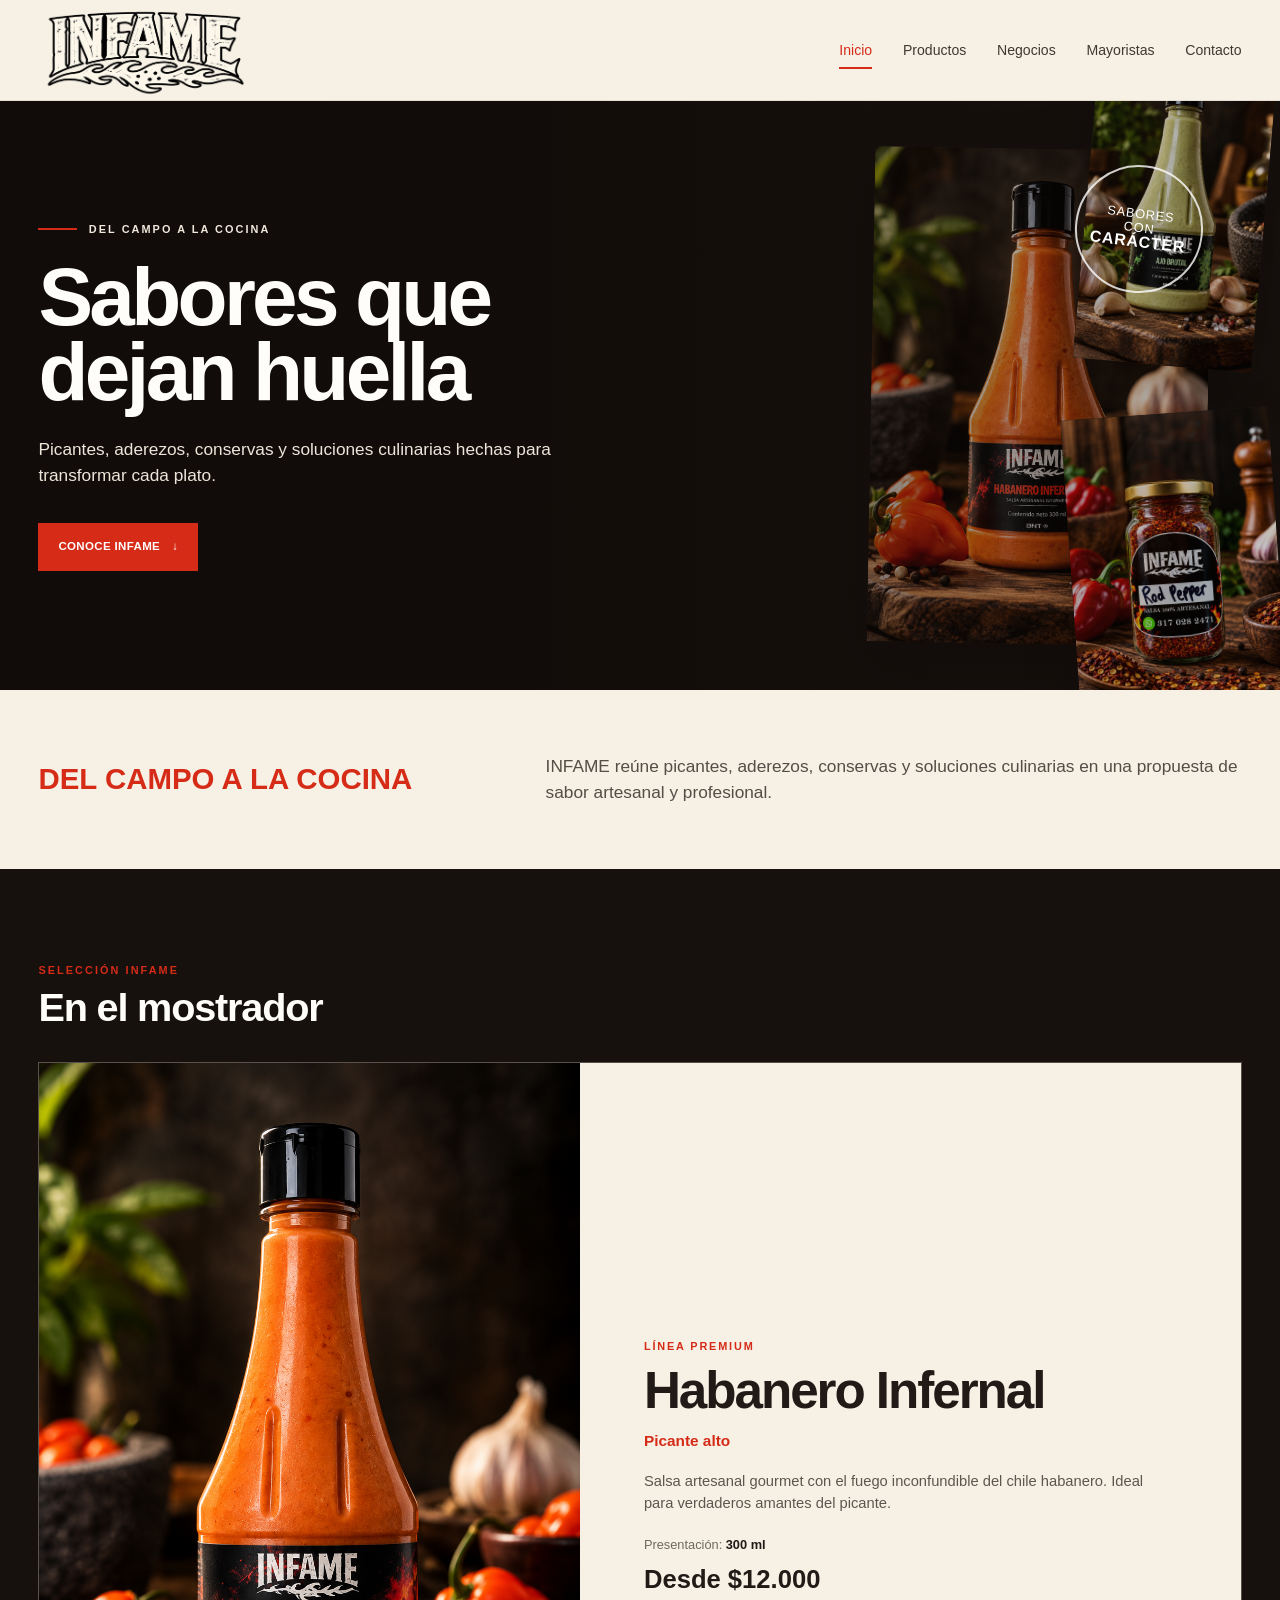
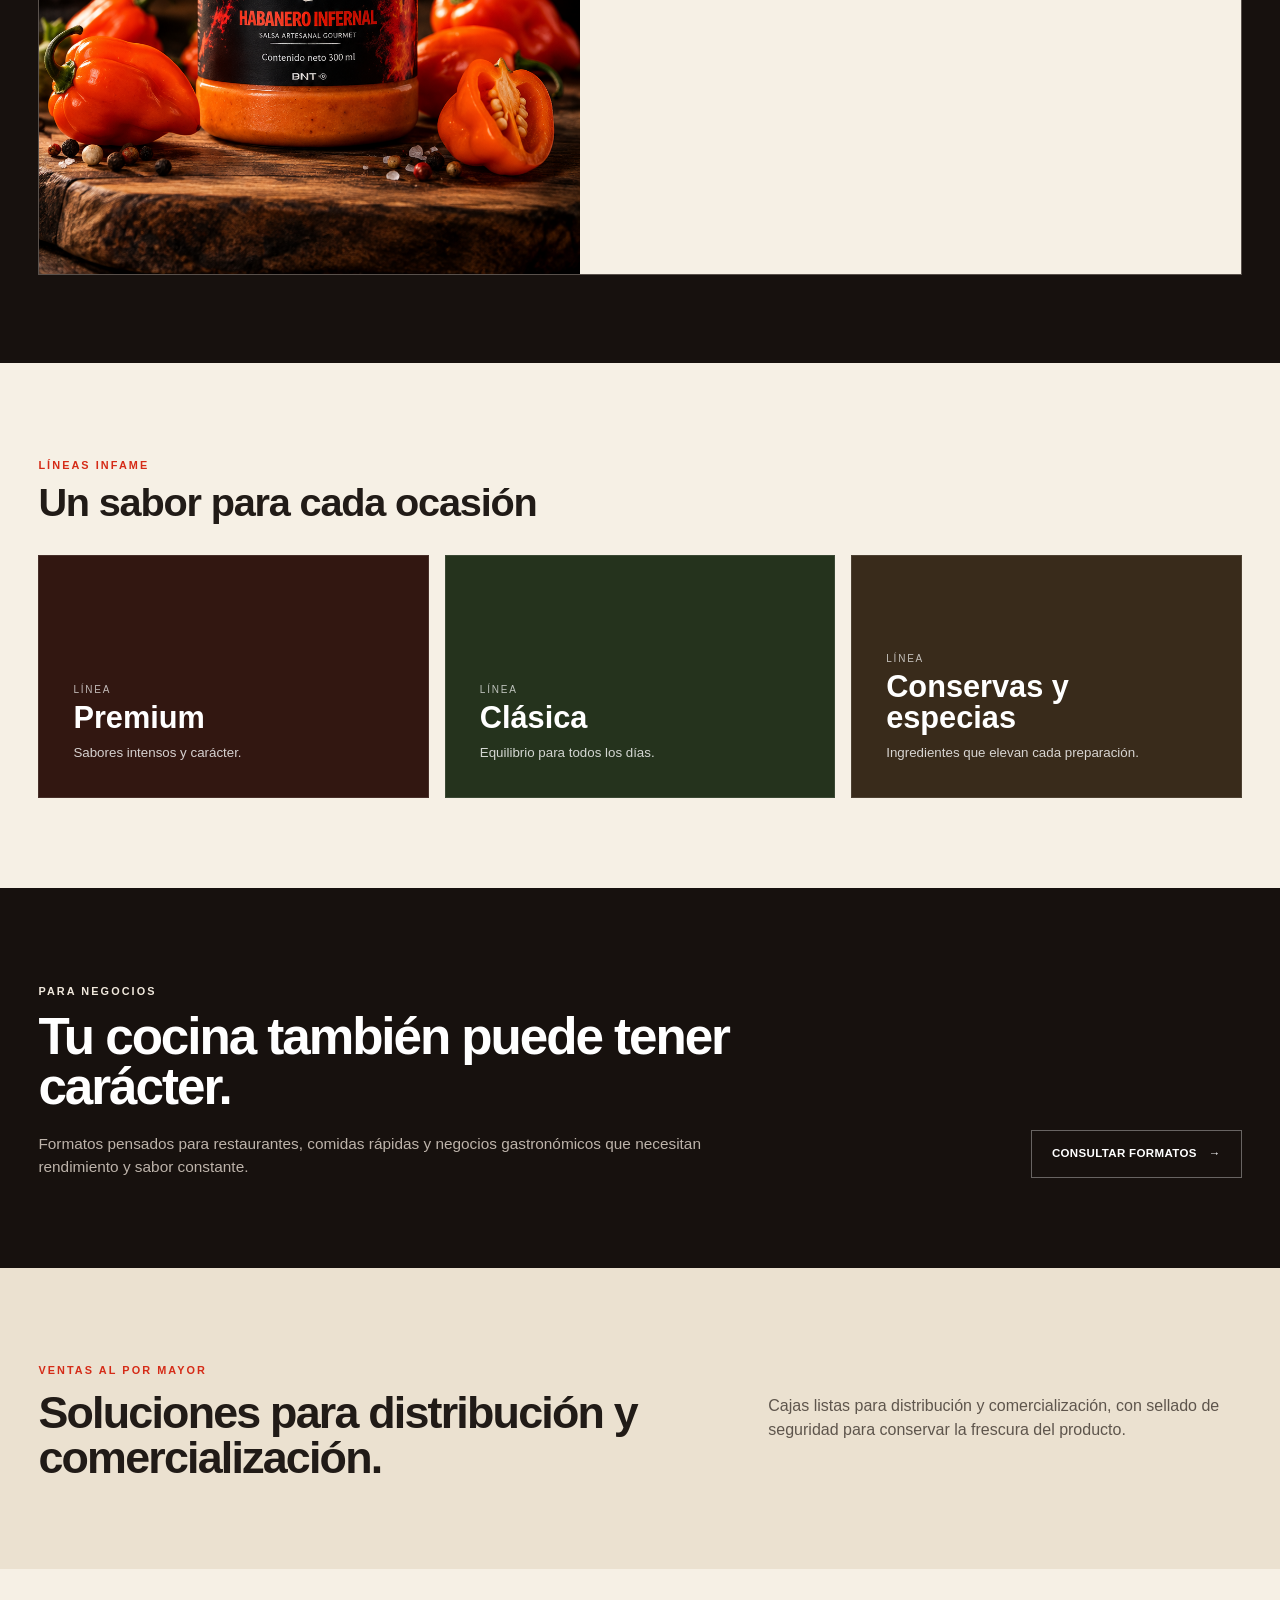
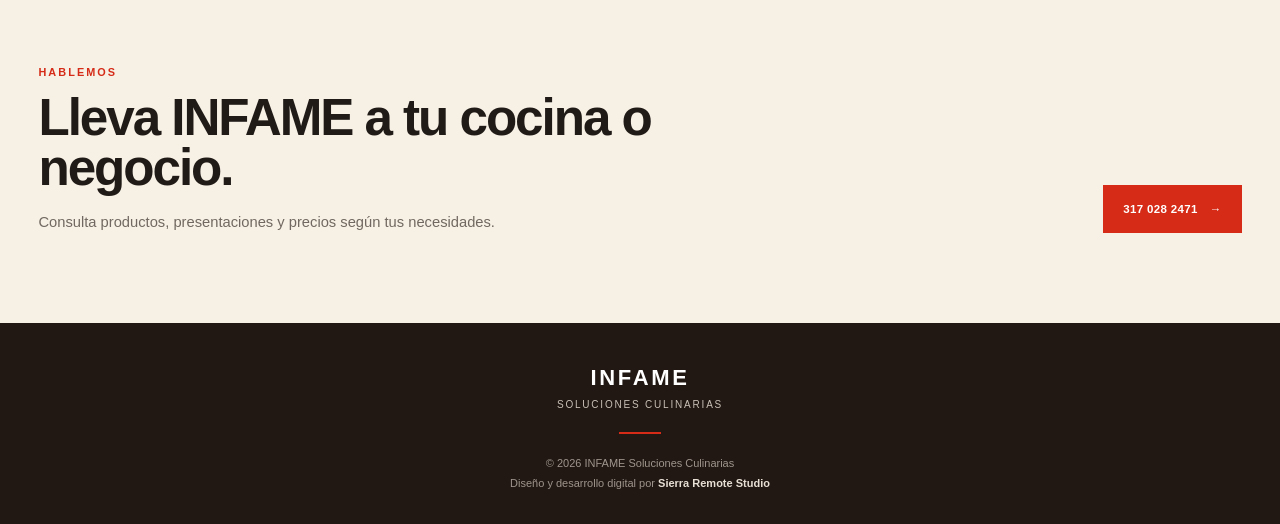
<file: index.html>
<!DOCTYPE html>
<html lang="es">
<head>
    <meta charset="UTF-8">
    <meta name="viewport" content="width=device-width, initial-scale=1.0">
    <meta name="description" content="INFAME Soluciones Culinarias — picantes, aderezos, conservas y soluciones culinarias.">
    <meta name="author" content="Sierra Remote Studio">
    <title>INFAME Soluciones Culinarias</title>
    <link rel="stylesheet" href="css/styles.css">
</head>
<body>

    <!--
        INFAME Soluciones Culinarias
        Catálogo Digital
        Diseño y desarrollo: Sierra Remote Studio
        © 2026 Sierra Remote Studio
    -->

    <header class="site-header" id="inicio">
        <div class="nav-shell">
            <a class="brand" href="#inicio" aria-label="INFAME - Inicio">
                <img
                    class="brand-logo"
                    src="assets/logo/infame-logo-principal.png"
                    alt="INFAME Soluciones Culinarias"
                >
            </a>

            <nav class="main-nav" aria-label="Navegación principal">
                <a class="active" href="#inicio">Inicio</a>
                <a href="#productos">Productos</a>
                <a href="#negocios">Negocios</a>
                <a href="#mayoristas">Mayoristas</a>
                <a href="#contacto">Contacto</a>
            </nav>

            <button class="menu-toggle" id="menu-toggle" type="button" aria-label="Abrir menú" aria-expanded="false">
                <span></span><span></span><span></span>
            </button>
        </div>

        <nav class="mobile-nav" id="mobile-nav" aria-label="Navegación móvil">
            <a href="#inicio">Inicio</a>
            <a href="#productos">Productos</a>
            <a href="#negocios">Negocios</a>
            <a href="#mayoristas">Mayoristas</a>
            <a href="#contacto">Contacto</a>
        </nav>
    </header>

    <main>
        <!-- HERO -->
        <section class="hero" aria-labelledby="hero-title">
            <div class="hero-copy">
                <span class="eyebrow"><i></i> DEL CAMPO A LA COCINA</span>
                <h1 id="hero-title">Sabores que<br>dejan huella</h1>
                <p>Picantes, aderezos, conservas y soluciones culinarias hechas para transformar cada plato.</p>
                <a href="#productos" class="primary-button">CONOCE INFAME <span>↓</span></a>
            </div>

            <div class="hero-products" aria-label="Productos destacados">
                <div class="hero-product hero-product-main">
                    <img src="assets/productos/habanero-infernal.png" alt="Habanero Infernal">
                </div>
                <div class="hero-product hero-product-top">
                    <img src="assets/productos/ajo-brutal.png" alt="Ajo Brutal">
                </div>
                <div class="hero-product hero-product-bottom">
                    <img src="assets/productos/red-pepper.png" alt="Red Pepper">
                </div>
            </div>

            <div class="hero-stamp" aria-hidden="true">
                <span>SABORES</span>
                <span>CON</span>
                <strong>CARÁCTER</strong>
            </div>
        </section>

        <!-- INTRO -->
        <section class="intro-section">
            <div class="container intro-grid">
                <h2>DEL CAMPO A LA COCINA</h2>
                <p>INFAME reúne picantes, aderezos, conservas y soluciones culinarias en una propuesta de sabor artesanal y profesional.</p>
            </div>
        </section>

        <!-- SHOWCASE -->
        <section class="showcase-section" id="productos" aria-labelledby="showcase-title">
            <div class="container">
                <div class="section-heading">
                    <div>
                        <span class="section-kicker">SELECCIÓN INFAME</span>
                        <h2 id="showcase-title">En el mostrador</h2>
                    </div>
                </div>

                <div class="showcase" id="showcase">
                    <div class="showcase-image">
                        <img id="producto-imagen" src="" alt="" draggable="false">
                    </div>

                    <div class="showcase-info">
                        <span class="showcase-label" id="producto-categoria"></span>
                        <h3 id="producto-nombre"></h3>
                        <p class="showcase-feature" id="producto-caracteristica"></p>
                        <p class="showcase-description" id="producto-descripcion"></p>
                        <p class="showcase-presentation">
                            Presentación: <strong id="producto-presentacion"></strong>
                        </p>
                        <div class="showcase-price" id="producto-precio"></div>
                    </div>

                    <div class="showcase-controls" aria-label="Controles de productos">
                        <button id="anterior-producto" type="button" aria-label="Producto anterior">‹</button>
                        <button id="siguiente-producto" type="button" aria-label="Producto siguiente">›</button>
                    </div>
                </div>
            </div>
        </section>

        <!-- CATEGORÍAS -->
        <section class="categories-section">
            <div class="container">
                <div class="section-heading simple">
                    <div>
                        <span class="section-kicker">LÍNEAS INFAME</span>
                        <h2>Un sabor para cada ocasión</h2>
                    </div>
                </div>

                <div class="category-grid">
                    <a class="category-card category-premium" href="#productos">
                        <span>LÍNEA</span>
                        <strong>Premium</strong>
                        <small>Sabores intensos y carácter.</small>
                    </a>
                    <a class="category-card category-clasica" href="#productos">
                        <span>LÍNEA</span>
                        <strong>Clásica</strong>
                        <small>Equilibrio para todos los días.</small>
                    </a>
                    <a class="category-card category-conservas" href="#productos">
                        <span>LÍNEA</span>
                        <strong>Conservas y especias</strong>
                        <small>Ingredientes que elevan cada preparación.</small>
                    </a>
                </div>
            </div>
        </section>

        <!-- NEGOCIOS -->
        <section class="business-section" id="negocios">
            <div class="container business-grid">
                <div>
                    <span class="section-kicker light">PARA NEGOCIOS</span>
                    <h2>Tu cocina también puede tener carácter.</h2>
                    <p>Formatos pensados para restaurantes, comidas rápidas y negocios gastronómicos que necesitan rendimiento y sabor constante.</p>
                </div>
                <a href="#contacto" class="secondary-button">CONSULTAR FORMATOS <span>→</span></a>
            </div>
        </section>

        <!-- MAYORISTAS -->
        <section class="wholesale-section" id="mayoristas">
            <div class="container wholesale-grid">
                <div>
                    <span class="section-kicker">VENTAS AL POR MAYOR</span>
                    <h2>Soluciones para distribución y comercialización.</h2>
                </div>
                <p>Cajas listas para distribución y comercialización, con sellado de seguridad para conservar la frescura del producto.</p>
            </div>
        </section>

        <!-- CONTACTO -->
        <section class="contact-section" id="contacto">
            <div class="container contact-box">
                <div>
                    <span class="section-kicker">HABLEMOS</span>
                    <h2>Lleva INFAME a tu cocina o negocio.</h2>
                    <p>Consulta productos, presentaciones y precios según tus necesidades.</p>
                </div>
                <a class="primary-button" href="https://wa.me/573170282471?text=Hola%2C%20estoy%20interesado%20en%20conocer%20los%20productos%20de%20INFAME%20Soluciones%20Culinarias." target="_blank" rel="noopener">317 028 2471 <span>→</span></a>
            </div>
        </section>
    </main>

    <footer class="site-footer">
        <div class="container footer-content">
            <div class="footer-brand">
                <strong>INFAME</strong>
                <span>SOLUCIONES CULINARIAS</span>
            </div>
            <div class="footer-divider"></div>
            <div class="footer-legal">
                <p>© 2026 INFAME Soluciones Culinarias</p>
                <p>Diseño y desarrollo digital por <span class="studio-credit">Sierra Remote Studio</span></p>
            </div>
        </div>
    </footer>

    <script src="js/productos.js"></script>
</body>
</html>
</file>
<file: css/styles.css>
/* =========================================================
   INFAME SOLUCIONES CULINARIAS
   CATÁLOGO WEB — HOME V2.1
   ========================================================= */

:root {
    --black: #17110e;
    --black-soft: #211813;
    --cream: #f6f0e5;
    --cream-deep: #ebe1d0;
    --white: #fffdf9;
    --red: #d52b17;
    --red-dark: #ad2112;
    --green: #58753e;
    --gold: #b78a35;
    --text: #211b17;
    --muted: #716961;
    --border: rgba(33, 27, 23, .14);
    --max-width: 1220px;
    --radius: 18px;
}

* { box-sizing: border-box; margin: 0; padding: 0; }
html { scroll-behavior: smooth; }
body {
    font-family: Arial, Helvetica, sans-serif;
    background: var(--cream);
    color: var(--text);
    line-height: 1.5;
    overflow-x: hidden;
}
body, button, a { -webkit-tap-highlight-color: transparent; }
img { display: block; max-width: 100%; }
a { color: inherit; text-decoration: none; }
button { font: inherit; border: 0; cursor: pointer; }
.container { width: calc(100% - clamp(28px, 6vw, 96px)); max-width: var(--max-width); margin-inline: auto; }

/* HEADER */
.site-header { position: sticky; top: 0; z-index: 50; background: var(--cream); border-bottom: 1px solid rgba(33,27,23,.08); }
.nav-shell { width: calc(100% - clamp(28px,6vw,96px)); max-width:var(--max-width); min-height: clamp(70px,7vw,92px); margin-inline:auto; display:flex; align-items:center; justify-content:space-between; gap:28px; }
.brand { display:inline-flex; align-items:center; gap:11px; flex-shrink:0; }
.brand-logo {
    width: clamp(115px, 17vw, 240px);
    height: auto;
    display: block;
    object-fit: contain;
}
.brand-mark { width:clamp(38px,3.5vw,48px); aspect-ratio:1; border:2px solid var(--text); border-radius:50%; display:grid; place-items:center; font-size:clamp(17px,1.7vw,22px); font-weight:700; }
.brand-text { display:grid; gap:1px; }
.brand-text strong { font-size:clamp(20px,2vw,26px); letter-spacing:.03em; line-height:1; }
.brand-text small { font-size:clamp(6px,.65vw,8px); letter-spacing:.19em; font-weight:700; }
.main-nav { display:flex; align-items:center; gap:clamp(18px,2.4vw,36px); }
.main-nav a { position:relative; padding:8px 0; font-size:clamp(13px,1.1vw,16px); color:#403932; transition:color .2s ease; }
.main-nav a::after { content:""; position:absolute; left:0; bottom:0; width:0; height:2px; background:var(--red); transition:width .2s ease; }
.main-nav a:hover,.main-nav a.active { color:var(--red); }
.main-nav a:hover::after,.main-nav a.active::after { width:100%; }
.menu-toggle { display:none; width:42px; height:42px; background:transparent; flex-direction:column; justify-content:center; align-items:center; gap:5px; }
.menu-toggle span { width:22px; height:2px; background:var(--text); display:block; }
.mobile-nav { display:none; padding:0 6vw 18px; background:var(--cream); }
.mobile-nav a { display:block; padding:10px 0; font-weight:700; border-top:1px solid var(--border); }
.mobile-nav.open { display:block; }

/* HERO — fotografía construida con productos reales, sin textos incrustados */
.hero { position:relative; min-height:clamp(500px,46vw,650px); overflow:hidden; background:var(--black); color:var(--white); isolation:isolate; }
.hero::before { content:""; position:absolute; inset:0; background:linear-gradient(90deg,rgba(17,12,9,.98) 0%,rgba(17,12,9,.93) 37%,rgba(17,12,9,.55) 62%,rgba(17,12,9,.16) 100%); z-index:2; pointer-events:none; }
.hero-copy { position:relative; z-index:4; width:calc(100% - clamp(28px,6vw,96px)); max-width:var(--max-width); min-height:inherit; margin-inline:auto; display:flex; flex-direction:column; justify-content:center; align-items:flex-start; padding-block:clamp(65px,7vw,100px); }
.eyebrow,.section-kicker { display:inline-flex; align-items:center; gap:12px; color:var(--red); font-size:clamp(10px,.85vw,13px); font-weight:800; letter-spacing:.19em; }
.eyebrow { color:#f0e8dc; }
.eyebrow i { display:block; width:clamp(28px,3vw,40px); height:2px; background:var(--red); }
.hero h1 { margin-top:clamp(14px,1.7vw,22px); max-width:700px; font-size:clamp(48px,6.4vw,92px); line-height:.92; letter-spacing:-.045em; font-weight:900; }
.hero-copy p { max-width:min(520px,48vw); margin-top:clamp(18px,2.2vw,28px); color:#eee5da; font-size:clamp(14px,1.35vw,19px); line-height:1.5; }
.primary-button,.secondary-button { display:inline-flex; align-items:center; justify-content:center; gap:12px; min-height:48px; padding:12px 20px; font-size:clamp(11px,.9vw,13px); font-weight:800; letter-spacing:.03em; transition:transform .2s ease,background .2s ease; }
.primary-button { margin-top:clamp(22px,2.8vw,34px); background:var(--red); color:white; }
.primary-button:hover { background:var(--red-dark); transform:translateY(-2px); }
.hero-products { position:absolute; inset:0 0 0 44%; z-index:1; }
.hero-product { position:absolute; overflow:hidden; background:#211712; box-shadow:0 22px 60px rgba(0,0,0,.25); }
.hero-product img { width:100%; height:100%; object-fit:cover; object-position:center; filter:saturate(.95); }
.hero-product-main { top:8%; right:10%; width:47%; height:84%; transform:rotate(1deg); }
.hero-product-top { top:-8%; right:2%; width:25%; height:53%; opacity:.9; transform:rotate(5deg); }
.hero-product-bottom { bottom:-11%; right:0; width:29%; height:58%; opacity:.92; transform:rotate(-4deg); }
.hero-stamp { position:absolute; z-index:5; right:clamp(24px,6vw,80px); top:clamp(28px,5vw,70px); width:clamp(100px,10vw,150px); aspect-ratio:1; border:2px solid rgba(255,255,255,.8); border-radius:50%; display:flex; flex-direction:column; align-items:center; justify-content:center; text-align:center; transform:rotate(7deg); color:#fff; line-height:1.05; font-size:clamp(10px,1vw,14px); letter-spacing:.06em; }
.hero-stamp strong { font-size:1.25em; }

/* INTRO */
.intro-section { background:var(--cream); }
.intro-grid { min-width:0; min-height:clamp(150px,14vw,210px); display:grid; grid-template-columns:.9fr 1.5fr; align-items:center; gap:clamp(30px,7vw,110px); }
.intro-grid h2 { min-width:0; color:var(--red); font-size:clamp(22px,2.3vw,34px); line-height:1.05; }
.intro-grid p { min-width:0; max-width:760px; color:#554d46; font-size:clamp(15px,1.35vw,19px); }

/* SHOWCASE */
.showcase-section { background:var(--black); color:var(--white); padding:clamp(54px,7vw,88px) 0; }
.section-heading { display:flex; align-items:end; justify-content:space-between; gap:30px; margin-bottom:clamp(22px,3vw,34px); }
.section-heading h2 { margin-top:7px; font-size:clamp(28px,3.1vw,44px); line-height:1; letter-spacing:-.03em; }
.section-heading.simple { color:var(--text); margin-bottom:32px; }
.interaction-hint { color:#aaa099; font-size:clamp(12px,1vw,14px); }
.showcase { position:relative; display:grid; grid-template-columns:minmax(0,.9fr) minmax(0,1.1fr); min-height:clamp(390px,36vw,520px); border:1px solid rgba(246,240,229,.28); overflow:hidden; background:#1b1410; touch-action:pan-y; }
.showcase-image { min-width:0; overflow:hidden; background:#1a130f; }
.showcase-image img { width:100%; height:100%; object-fit:contain; object-position:center; user-select:none; -webkit-user-drag:none; transition:opacity .2s ease; }
.showcase-info { min-width:0; display:flex; flex-direction:column; justify-content:center; padding:clamp(30px,5vw,70px); background:var(--cream); color:var(--text); }
.showcase-label { color:var(--red); font-size:clamp(10px,.85vw,12px); font-weight:800; letter-spacing:.17em; }
.showcase-info h3 { margin-top:12px; font-size:clamp(31px,4vw,58px); line-height:.98; letter-spacing:-.04em; }
.showcase-feature { margin-top:12px; color:var(--red); font-size:clamp(14px,1.2vw,17px); font-weight:800; }
.showcase-description { max-width:560px; margin-top:18px; color:#5e564f; font-size:clamp(14px,1.15vw,17px); line-height:1.55; }
.showcase-presentation { margin-top:20px; color:#71685f; font-size:clamp(12px,1vw,14px); }
.showcase-presentation strong { color:var(--text); }
.showcase-price { margin-top:6px; font-size:clamp(21px,2vw,29px); font-weight:900; }
.showcase-controls { position:absolute; inset:0; z-index:5; display:flex; align-items:center; justify-content:space-between; padding-inline:clamp(8px,1.2vw,18px); pointer-events:none; }
.showcase-controls button { width:clamp(38px,4vw,54px); aspect-ratio:1; border-radius:50%; display:grid; place-items:center; background:rgba(0,0,0,.30); border:1px solid rgba(255,255,255,.48); color:#fff; font-size:clamp(26px,2.5vw,36px); line-height:1; pointer-events:auto; opacity:0; transition:opacity .2s ease,transform .2s ease,background .2s ease; }
.showcase:hover .showcase-controls button,.showcase.show-controls .showcase-controls button,.showcase.is-pressed .showcase-controls button { opacity:1; }
.showcase-controls button:hover { background:rgba(0,0,0,.68); transform:scale(1.06); }
.showcase.is-next .showcase-info { animation:infoIn .38s ease; }
.showcase.is-prev .showcase-info { animation:infoInPrev .38s ease; }
@keyframes infoIn { from{opacity:.45;transform:translateX(12px)} to{opacity:1;transform:translateX(0)} }
@keyframes infoInPrev { from{opacity:.45;transform:translateX(-12px)} to{opacity:1;transform:translateX(0)} }

/* CATEGORÍAS */
.categories-section { padding:clamp(56px,7vw,90px) 0; background:var(--cream); }
.category-grid { display:grid; grid-template-columns:repeat(3,1fr); gap:16px; }
.category-card { min-height:clamp(180px,19vw,250px); padding:clamp(22px,3vw,34px); display:flex; flex-direction:column; justify-content:end; color:#fff; background:var(--black); border:1px solid rgba(255,255,255,.1); transition:transform .25s ease; }
.category-card:hover { transform:translateY(-4px); }
.category-card span { font-size:10px; letter-spacing:.18em; opacity:.7; }
.category-card strong { margin-top:6px; font-size:clamp(23px,2.4vw,34px); line-height:1; }
.category-card small { margin-top:10px; max-width:260px; opacity:.8; }
.category-premium { background:#321711; }
.category-clasica { background:#25331d; }
.category-conservas { background:#392b1b; }

/* NEGOCIOS / MAYORISTAS / CONTACTO */
.business-section { background:var(--black); color:#fff; padding:clamp(60px,7vw,92px) 0; }
.business-grid { display:grid; grid-template-columns:1.3fr auto; align-items:end; gap:50px; }
.section-kicker.light { color:#f0e8dc; }
.business-grid h2,.contact-box h2 { margin-top:10px; max-width:750px; font-size:clamp(31px,4vw,58px); line-height:.98; letter-spacing:-.04em; }
.business-grid p { max-width:720px; margin-top:20px; color:#bdb3aa; font-size:clamp(14px,1.2vw,17px); }
.secondary-button { color:#fff; border:1px solid rgba(255,255,255,.35); white-space:nowrap; }
.secondary-button:hover { background:rgba(255,255,255,.1); }
.wholesale-section { background:var(--cream-deep); padding:clamp(55px,7vw,90px) 0; }
.wholesale-grid { display:grid; grid-template-columns:1.15fr .85fr; gap:clamp(30px,7vw,100px); align-items:center; }
.wholesale-grid h2 { margin-top:9px; max-width:720px; font-size:clamp(30px,3.5vw,50px); line-height:1; letter-spacing:-.04em; }
.wholesale-grid>p { color:#5e554c; font-size:clamp(15px,1.25vw,18px); }
.contact-section { background:var(--cream); padding:clamp(55px,7vw,90px) 0; }
.contact-box { display:flex; align-items:end; justify-content:space-between; gap:40px; }
.contact-box p { margin-top:18px; color:var(--muted); font-size:clamp(14px,1.15vw,17px); }
.contact-box .primary-button { flex-shrink:0; }

/* FOOTER */
.site-footer { background:#211813; color:#fff; padding:38px 0 30px; }
.footer-content { text-align:center; }
.footer-brand { display:grid; gap:3px; }
.footer-brand strong { font-size:22px; letter-spacing:.12em; }
.footer-brand span { color:#c9c0b7; font-size:10px; letter-spacing:.18em; }
.footer-divider { width:42px; height:2px; margin:20px auto; background:var(--red); }
.footer-legal { color:#9f958d; font-size:11px; line-height:1.8; }
.studio-credit { color:#e8dfd5; font-weight:700; }

/* TABLET */
@media (max-width:900px) {
    .main-nav { gap:18px; }
    .intro-grid { grid-template-columns:1fr 1.4fr; gap:35px; }
    .showcase { min-height:430px; grid-template-columns:1fr 1.1fr; }
    .showcase-info { padding:34px; }
    .category-grid { gap:12px; }
    .hero-products { left:38%; }
    .hero-product-top,.hero-product-bottom { opacity:.55; }
}

/* MÓVIL */
@media (max-width:700px) {
    .nav-shell { min-height:68px; }
    .main-nav { display:none; }
    .menu-toggle { display:flex; }
    .hero { min-height:clamp(480px,125vw,620px); }
    .hero::before { background:linear-gradient(90deg,rgba(17,12,9,.98) 0%,rgba(17,12,9,.88) 55%,rgba(17,12,9,.55) 100%); }
    .hero-copy { justify-content:flex-end; padding-block:42px; }
    .hero h1 { font-size:clamp(44px,13vw,65px); }
    .hero-copy p { max-width:92%; font-size:clamp(14px,4vw,17px); }
    .hero-products { left:18%; opacity:.62; }
    .hero-product-main { right:3%; top:6%; width:72%; height:58%; }
    .hero-product-top { right:-10%; top:-5%; width:42%; height:43%; opacity:.4; }
    .hero-product-bottom { right:-5%; bottom:4%; width:45%; height:38%; opacity:.45; }
    .hero-stamp { right:18px; top:20px; width:92px; }

    .intro-grid { min-width:0; min-height:auto; padding-block:40px; grid-template-columns:1fr; gap:16px; }
    .intro-grid h2 { font-size:24px; }
    .showcase-section { padding-block:48px; }
    .section-heading { align-items:flex-start; flex-direction:column; gap:10px; }
    .interaction-hint { display:none; }
    .showcase { grid-template-columns:minmax(0,1fr); min-height:0; }
    .showcase-image { height:clamp(270px,72vw,390px); }
    .showcase-image img { object-fit:contain; }
    .showcase-info { min-height:300px; padding:30px 26px 34px; }
    .showcase-info h3 { font-size:clamp(34px,10vw,48px); }
    .showcase-description { font-size:14px; }
    .showcase-controls { padding-inline:8px; }
    .showcase-controls button { opacity:.22; width:40px; }
    .showcase.show-controls .showcase-controls button,.showcase.is-pressed .showcase-controls button { opacity:1; }
    .category-grid { grid-template-columns:minmax(0,1fr); }
    .category-card { min-height:170px; }
    .business-grid,.wholesale-grid { grid-template-columns:minmax(0,1fr); gap:28px; }
    .business-grid h2,.contact-box h2,.wholesale-grid h2 { font-size:clamp(32px,10vw,48px); }
    .secondary-button { justify-self:start; }
    .contact-box { flex-direction:column; align-items:flex-start; min-width:0; }
    .contact-box .primary-button { margin-top:4px; }
}

@media (max-width:380px) {
    .brand-text strong { font-size:19px; }
    .brand-text small { font-size:5.5px; }
    .hero { min-height:480px; }
    .hero h1 { font-size:clamp(40px,12vw,44px); }
    .hero-stamp { width:78px; font-size:8px; }
    .showcase-image { height:255px; }
    .showcase-info { padding-inline:22px; }
}

/* MOBILE HARDENING — evita desbordamientos por contenido intrínseco */
@media (max-width:700px) {
    .container, .nav-shell, .hero-copy { max-width:100%; }
    .intro-grid > *, .section-heading > *, .business-grid > *, .wholesale-grid > *, .contact-box > * { min-width:0; }
    .hero-copy p, .showcase-description, .business-grid p, .wholesale-grid > p, .contact-box p { overflow-wrap:anywhere; }
    .hero h1, .section-heading h2, .showcase-info h3, .business-grid h2, .wholesale-grid h2, .contact-box h2 { overflow-wrap:break-word; }
}

@media (prefers-reduced-motion:reduce) {
    html { scroll-behavior:auto; }
    *,*::before,*::after { animation-duration:.01ms !important; transition-duration:.01ms !important; }
}

/* =========================================================
   FICHA DE PRODUCTO
   ========================================================= */

.product-detail-section {
    background: var(--cream);
    padding: clamp(50px, 7vw, 90px) 0;
}

.product-detail {
    display: grid;
    grid-template-columns: minmax(0, 1fr) minmax(0, 1fr);
    min-height: clamp(500px, 48vw, 680px);
    background: var(--white);
    overflow: hidden;
    border: 1px solid var(--border);
}

.product-detail-image {
    min-width: 0;
    min-height: 100%;
    background: #1a130f;
}

.product-detail-image img {
    width: 100%;
    height: 100%;
    min-height: 500px;
    object-fit: cover;
    object-position: center;
}

.product-detail-info {
    min-width: 0;
    display: flex;
    flex-direction: column;
    justify-content: center;
    padding: clamp(32px, 5vw, 72px);
}

.product-detail-info h1 {
    margin-top: 12px;
    font-size: clamp(38px, 4.5vw, 66px);
    line-height: .96;
    letter-spacing: -.045em;
}

.product-detail-feature {
    margin-top: 14px;
    color: var(--red);
    font-size: clamp(15px, 1.25vw, 18px);
    font-weight: 800;
}

.product-detail-description {
    max-width: 620px;
    margin-top: 22px;
    color: #5e564f;
    font-size: clamp(15px, 1.2vw, 18px);
    line-height: 1.6;
}

.product-detail-data {
    margin-top: 28px;
    color: var(--muted);
    font-size: 14px;
}

.product-detail-data strong {
    color: var(--text);
}

.product-detail-price {
    margin-top: 8px;
    color: var(--text);
    font-size: clamp(24px, 2.2vw, 34px);
    font-weight: 900;
}

.product-detail-actions {
    margin-top: 28px;
}

.product-detail-actions .primary-button {
    margin-top: 0;
}

/* MÓVIL — FICHA DE PRODUCTO */
@media (max-width: 700px) {

    .product-detail-section {
        padding-block: 28px 48px;
    }

    .product-detail {
        grid-template-columns: minmax(0, 1fr);
    }

    .product-detail-image {
        height: auto;
        min-height: 0;
    }

    .product-detail-image img {
        display: block;
        width: 100%;
        height: auto;
        min-height: 0;
        object-fit: initial;
        object-position: center;
    }

    .product-detail-info {
        padding: 32px 26px 38px;
    }

    .product-detail-info h1 {
        font-size: clamp(36px, 10vw, 48px);
    }

    .product-detail-description {
        font-size: 14px;
    }

    .product-detail-actions .primary-button {
        width: 100%;
    }
}
</file>
